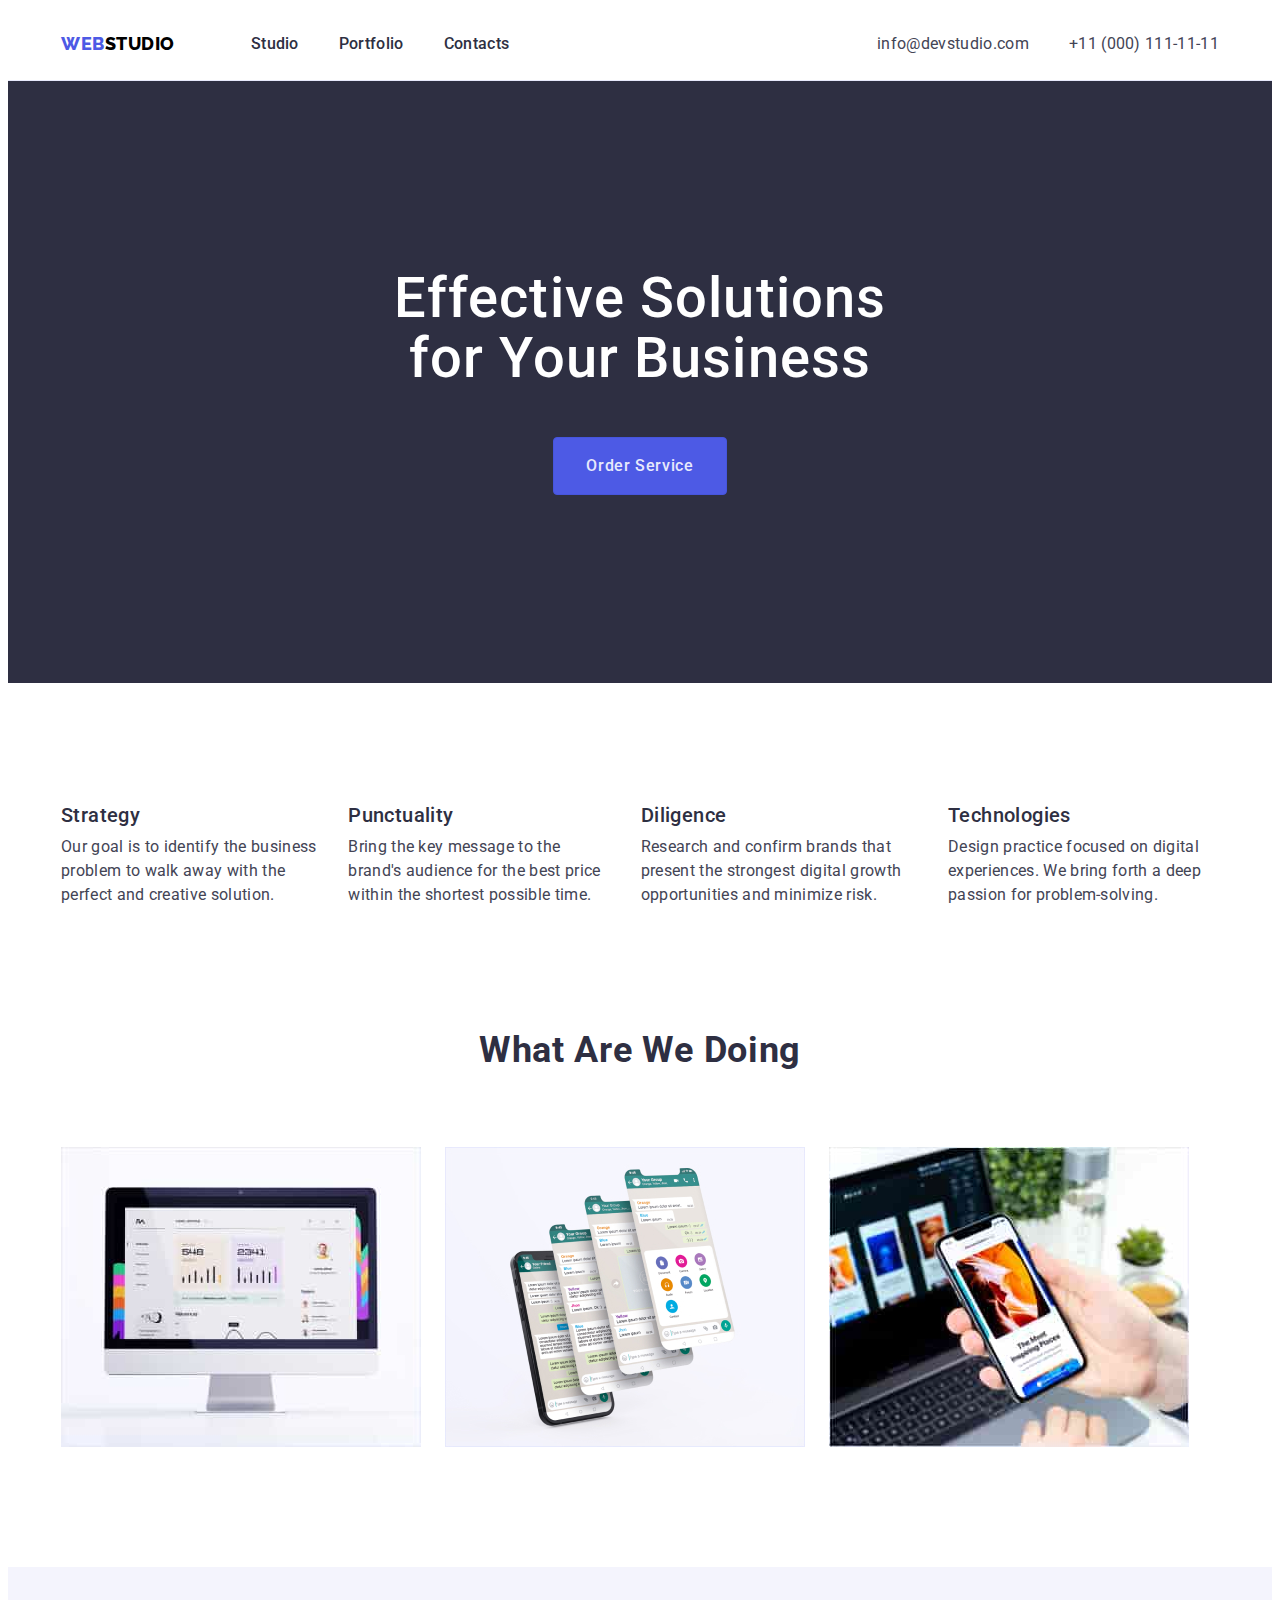
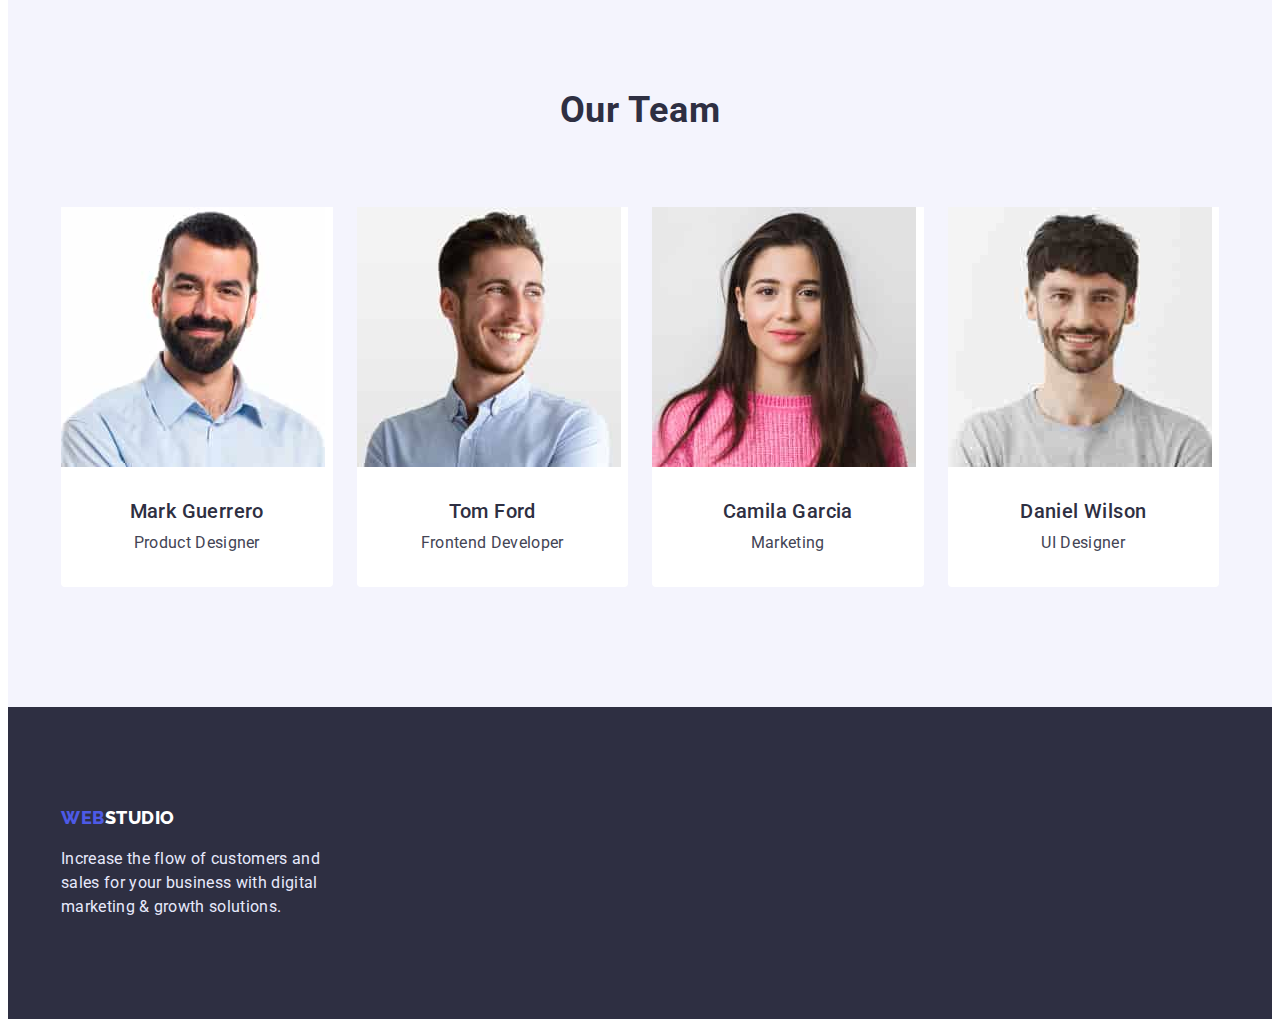
<file: index.html>
<!DOCTYPE html>
<html lang="en">
<head>
  <meta charset="UTF-8">
  <meta http-equiv="X-UA-Compatible" content="IE=edge">
  <meta name="viewport" content="width=device-width, initial-scale=1.0">
  <title>WebStudio</title>

  <link rel="preconnect" href="https://fonts.googleapis.com">
  <link rel="preconnect" href="https://fonts.gstatic.com" crossorigin>
  <link href="https://fonts.googleapis.com/css2?family=Raleway:wght@800&family=Roboto:wght@400;500;700;900&display=swap" rel="stylesheet">

 <link rel="stylesheet" href="https://cdnjs.cloudflare.com/ajax/libs/modern-normalize/1.1.0/modern-normalize.min.css" 
  integrity="sha512-wpPYUAdjBVSE4KJnH1VR1HeZfpl1ub8YT/NKx4PuQ5NmX2tKuGu6U/JRp5y+Y8XG2tV+wKQpNHVUX03MfMFn9Q=="
  crossorigin="anonymous"
  referrerpolicy="no-referrer" />

  <link rel="stylesheet" href="./css/styles.css">
</head>
<body>
  <header class="header">
    <div class="container">
      <div class="header-container">
    <nav class="header-nav">
      <a class="webstudio-stayll" href="./index.html"> <span class="header-web">Web</span><span class="header-studio">Studio</span></a>
      <ul class="header-menu">
       <li><a class="header-link" href="">Studio</a></li>
       <li><a class="header-link" href="./portfolio.html">Portfolio</a></li>
       <li><a class="header-link" href="">Contacts</a></li>
      </ul>
    </nav>
    <address class="address-all" >
      <ul class="header-menu">
        <li><a class="header-address" href="mailto:info@devstudio.com">info@devstudio.com</a></li>
        <li><a class="header-address" href="tel:+110001111111">+11 (000) 111-11-11</a></li>      
      </ul>
    </address>
    </div>
    </div>
  </header>
  <main>
   <section class="maim-stayl">
    <div class="container">
      <h1 class="main-title">Effective Solutions <br/>
        for Your Business</h1>
        <button  type="button"class="test-button">Order Service</button>
    </div>
   </section>
    
      <section class="section">
        <div class="container">
        <h2 class="visually-hidden">Advantages</h2>
      <ul class="hidden-container">
        <li class="section-hider-our">
           <h3 class="section-title-our">Strategy</h3>
           <p class="section-text-our" >Our goal is to identify the business
              problem to walk away with the perfect and creative solution.</p>
        </li>
        <li class="section-hider-our">
          <h3 class="section-title-our" >Punctuality</h3>
          <p class="section-text-our">Bring the key message to the brand's audience for the best price within the shortest possible time.</p>
        </li>
        <li class="section-hider-our">
          <h3 class="section-title-our" >Diligence</h3>
          <p class="section-text-our" >Research and confirm brands that present the strongest digital growth opportunities and minimize risk.</p>
        </li>
        <li class="section-hider-our">
           <h3 class="section-title-our" >Technologies</h3>
            <p class="section-text-our">Design practice focused on digital experiences. We bring forth a deep passion for problem-solving.</p>
        </li>
      </ul>   
        </div>                                           
    </section>
    <section class="section-doing" >
      <div class="container">
       <h2 class="section-styl">What are we doing</h2>  
       <ul class="doing-container"> 
         <li><img src="./images/rectangle70.jpg" alt="rectangle70" width="360" height="300"></li>
         <li><img src="./images/rectangle71.jpg" alt="rectangle71" width="360" height="300"></li>
         <li><img src="./images/rectangle72.jpg" alt="rectangle72" width="360" height="300"></li>
       </ul> 
       </div>
    </section>
    <section class="section-team">
      <div class="container">
      <h2 class="section-styl">Our Team</h2>
      <ul class="container-section-fon">              
        <li class="section-fon" >
          <img src="./images/img1.jpg" alt="Mark" width="264" height="260"/>
         <div class="total-info">
          <h3 class="section-title">Mark Guerrero</h3>
          <p class="section-text">Product Designer</p>   
          </div>
        </li>
        <li class="section-fon">
          <img src="./images/img2.jpg" alt="Tom" width="264" height="260"/>
          <div class="total-info">
          <h3 class="section-title">Tom Ford</h3>
          <p class="section-text">Frontend Developer</p>
          </div>
        </li>
        <li class="section-fon" >
           <img src="./images/img3.jpg" alt="Camila" width="264" height="260"/>
           <div class="total-info">
            <h3 class="section-title">Camila Garcia</h3>
             <p class="section-text">Marketing</p>
             </div>
        </li>
          <li class="section-fon">
              <img src="./images/img4.jpg" alt="Daniel" width="264" height="260"/>
              <div class="total-info">
              <h3 class="section-title">Daniel Wilson</h3>
              <p class="section-text">UI Designer</p>
              </div>
            </li>
            </div>
      </ul>  
      
        </div>                           
    </section>               
  </main>
  <footer class="footer-stayl">
    <div class="container">
    <a class="webstudio-stayll" href="./index.html"> <span class="footet-web">Web</span><span class="footer-studio">Studio</span></a>
    <p class="footer-text">Increase the flow of customers and sales for your business with digital marketing & growth solutions.</p>
    </div>
  </footer>
 </body>
</html>
</file>
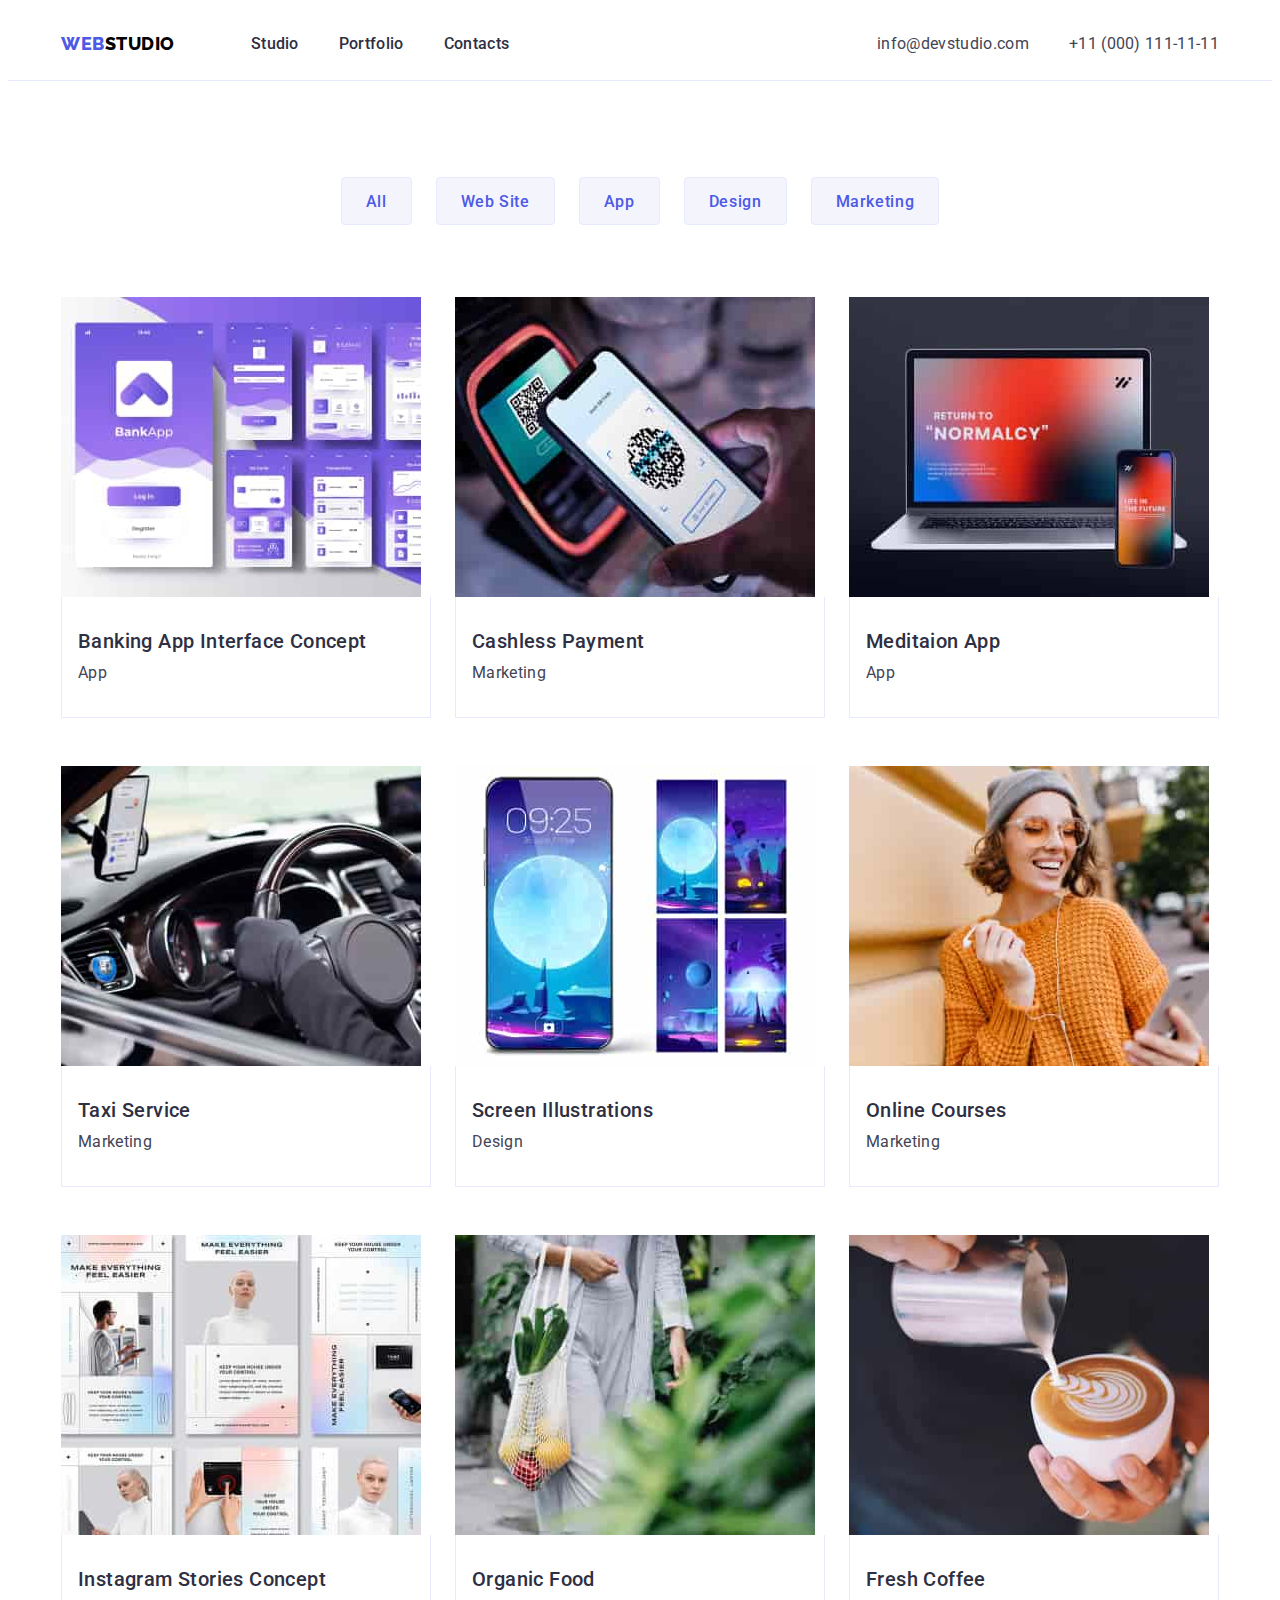
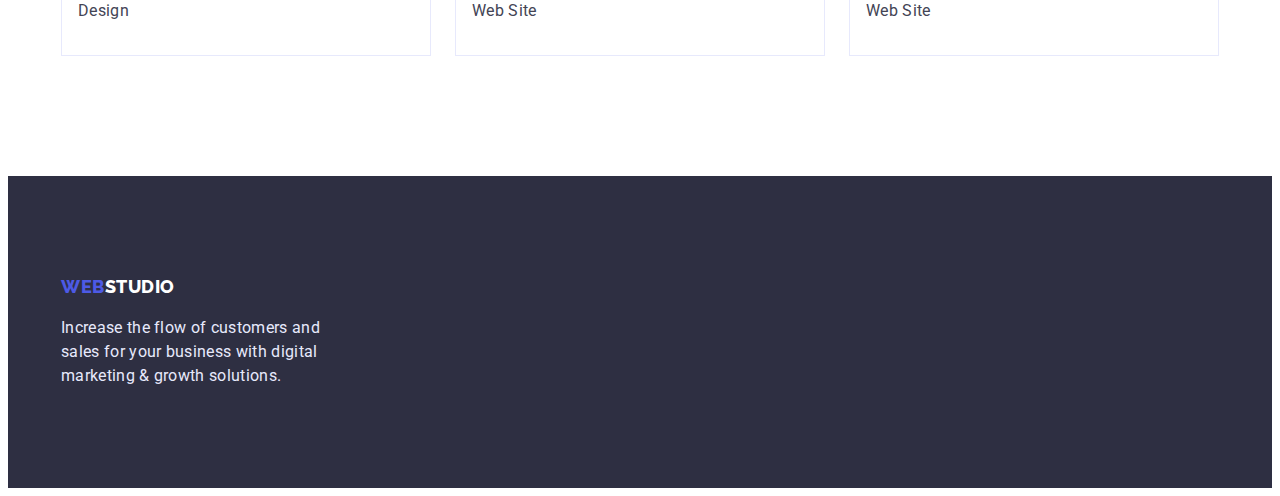
<file: portfolio.html>
<!DOCTYPE html>
<html lang="en">
<head>
  <meta charset="UTF-8">
  <meta http-equiv="X-UA-Compatible" content="IE=edge">
  <meta name="viewport" content="width=device-width, initial-scale=1.0">
  <title>portfolio</title>

  <link rel="preconnect" href="https://fonts.googleapis.com">
  <link rel="preconnect" href="https://fonts.gstatic.com" crossorigin>
  <link href="https://fonts.googleapis.com/css2?family=Raleway:wght@800&family=Roboto:wght@400;500;700;900&display=swap" rel="stylesheet">

  <link rel="stylesheet" href="https://cdnjs.cloudflare.com/ajax/libs/modern-normalize/1.1.0/modern-normalize.min.css" 
  integrity="sha512-wpPYUAdjBVSE4KJnH1VR1HeZfpl1ub8YT/NKx4PuQ5NmX2tKuGu6U/JRp5y+Y8XG2tV+wKQpNHVUX03MfMFn9Q=="
  crossorigin="anonymous"
  referrerpolicy="no-referrer" />

  <link rel="stylesheet" href="./css/styles.css">
</head>
<body>
  <header class="header">
    <div class="container header-container">

    <nav class="header-nav">
      <a class="webstudio-stayll" href="./index.html"> <span class="header-web">Web</span><span class="header-studio">Studio</span></a>
      <ul class="header-menu">
       <li><a class="header-link" href="./index.html">Studio</a></li>
       <li><a class="header-link" href="./portfolio.html">Portfolio</a></li>
       <li><a class="header-link" href="">Contacts</a></li>
      </ul>
    </nav>
    <address class="address-all">
      <ul class="header-menu">
        <li><a class="header-address" href="mailto:info@devstudio.com">info@devstudio.com</a></li>
        <li><a class="header-address" href="tel:+110001111111">+11 (000) 111-11-11</a></li>      
      </ul>
    </address>
    </div>
  </header>
  <main>
    <section class="secteon">
    <div class="container">
    <h1 class="visually-hidden">portfolio</h1>
   <ul class="button-menu">
    <li><button class="button-secondary" type="button">All</button></li>
    <li><button class="button-secondary" type="button">Web Site</button></li>
    <li><button class="button-secondary" type="button">App</button></li>
    <li><button class="button-secondary" type="button">Design</button></li>
    <li><button class="button-secondary" type="button">Marketing</button></li>
   </ul>
  
   <ul class="section-decor">
    <li class="section-decor-ferst" ><a href="">
      <img src="./images/img2.0.jpg" alt="img2.0" width="360" height="300">
      <div class="decor-pfoto">
      <h2 class="section-title-pfoto">Banking App Interface Concept</h2>
      <p class="section-text-pfoto">App</p>
      </div></a>
    </li>
    <li class="section-decor-ferst" ><a href="">
      <img src="./images/img2.1.jpg" alt="img2.1" width="360" height="300">
      <div class="decor-pfoto">
      <h2 class="section-title-pfoto">Cashless Payment</h2>
      <p class="section-text-pfoto" >Marketing</p>
      </div></a>
    </li>
    <li class="section-decor-ferst" ><a href="">
      <img src="./images/img2.2.jpg" alt="img2.2" width="360" height="300">
      <div class="decor-pfoto">
      <h2 class="section-title-pfoto">Meditaion App</h2>
      <p class="section-text-pfoto">App</p>
      </div></a>
    </li>
    <li class="section-decor-ferst" ><a href="">
      <img src="./images/img2.3.jpg" alt="img2.3" width="360" height="300">
      <div class="decor-pfoto">
      <h2 class="section-title-pfoto">Taxi Service</h2>
      <p class="section-text-pfoto">Marketing</p>
      </div></a>
    </li class="section-decor-ferst" >
    <li class="section-decor-ferst" ><a href="">
      <img src="./images/img2.4.jpg" alt="img2.4" width="360" height="300">
      <div class="decor-pfoto">
      <h2 class="section-title-pfoto">Screen Illustrations</h2>
      <p class="section-text-pfoto">Design</p>
      </div></a>
    </li>
    <li class="section-decor-ferst" > <a href="">
      <img src="./images/img2.5.jpg" alt="img2.5" width="360" height="300">
      <div class="decor-pfoto">
      <h2 class="section-title-pfoto">Online Courses</h2>
      <p class="section-text-pfoto">Marketing</p>
      </div></a>
    </li>
    <li class="section-decor-ferst" ><a href="">
      <img src="./images/img2.6.jpg" alt="img2.6" width="360" height="300">
      <div class="decor-pfoto">
      <h2 class="section-title-pfoto" >Instagram Stories Concept</h2>
      <p class="section-text-pfoto">Design</p>
      </div></a>
    </li>
    <li class="section-decor-ferst" ><a href="">
      <img src="./images/img2.8.jpg" alt="img2.9" width="360" height="300">
      <div class="decor-pfoto">
      <h2 class="section-title-pfoto">Organic Food</h2>
      <p class="section-text-pfoto">Web Site</p>
      </div></a>
    </li>
    <li class="section-decor-ferst" ><a href="">
      <img src="./images/img2.7.jpg" alt="img2.7" width="360" height="300">
      <div class="decor-pfoto">
      <h2 class="section-title-pfoto" >Fresh Coffee</h2>
      <p class="section-text-pfoto">Web Site</p>
      </div></a>
    </li> 
   </ul>
  
  </div>
  </section>
  </main>
  
  <footer class="footer-stayl">
    <div class="container">
    <a class="webstudio-stayll" href="./index.html"> <span class="footet-web">Web</span><span class="footer-studio">Studio</span></a>
    <p class="footer-text">Increase the flow of customers and sales for your business with digital marketing & growth solutions.</p>
    </div>
  </footer>
</body>
</html>
</file>
<file: css/styles.css>
:root{
  --primary-text-color: #434455;
  --titli-text-color:#2E2F42 ;
  --accent-color:#FFFFFF;
  --second-bg-color:#F4F4FD;
  --first-bg-color: #4D5AE5;
  --bg-color:#404BBF;
  --cecond-tx-color: #E7E9FC ;
  --color-background-primary:#FFFFFF;
}
ul{
  margin: 0;
  padding: 0;
  list-style-type:none ;
}
p,h1,h2,h3,h4,h5,h6{
  margin-top: 0;
  margin-bottom: 0px;
}
  
img{
  max-width: 100%;
 height: auto;
 display: block;
}
body{
  color:var(--primary-text-color) ;
  background-color:var(--accent-color);
  font-family:'Roboto',sans-serif;
  font-weight: 400;
  font-size: 16px;
  line-height: 1.5;
}
.webstudio-stayll{
  text-decoration:none ;
  font-family:'Raleway',sans-serif;
  font-weight: 800;
  font-size: 18px;
  line-height:1.33; 
  letter-spacing:0.03em;
  text-transform: uppercase;
  
}
.header{
  border-bottom:1px solid #E7E9FC;
}
.header-web{
  color:var(--first-bg-color);
}
.header-studio{
  color: #000;
}
.container{
  width: 100%;
  max-width: 1158px;
  margin: 0 auto;
  padding: 0 15px ;
}
.container-section-fon{
  display: flex;
    max-width: 100%;
    gap: 24px;
}
.header-container{
  display: flex;
  align-items: center;
}
.section-hider-our{
  flex-basis:calc((100%-72px)/4);
}
.header-nav{
  display: flex;
  align-items: center;
  gap: 76px; ;
}
.address-all{
  margin-left: auto;
}
.header-menu{
  display: flex;
  gap: 40px;
}
.header-link:not(last-child){
  text-decoration:none ;
  color:var(--titli-text-color);
   font-weight: 500;
   font-size: 16px;
   line-height:1.5;
  padding-top: 24px;
  padding-bottom: 24px;
  letter-spacing: 0.02em;
  display: block;

}
.header-link:hover,
.header-link:focus {
color:var(--bg-color);
}
.header-address:last-child{
  text-decoration:none ;
  color:var(--primary-text-color);
   letter-spacing: 0.02em;
   font-style: normal;
   padding: 24px 0px;
   display: block;
   }
.maim-stayl{
  background-color:var(--titli-text-color) ;
  padding: 188px 0;
  text-align: center;
}

.main-title {
  color:var(--accent-color);
  font-weight: 500;
  font-size: 56px;
  line-height:1.07;
  letter-spacing:0.02em;
  margin-bottom: 48px;
  text-align: center;
  font-style: normal;

}
.test-button {
background-color:var(--first-bg-color);
color:var(--cecond-tx-color);
border-radius: 4px;
font-family:inherit;
letter-spacing:0.04em;
font-size:16px;
line-height:1.5;
cursor: pointer;
padding: 16px 32px;
font-weight: 500;
border: 1px solid  #4655dd;
}

.test-button:hover,
.test-button:focus {
color: var(--accent-color);
background-color: var(--bg-color);
}
.section{
 padding-top:  120px;

}
.section-doing{
  padding-top:  120px;
  padding-bottom: 120px;
}
.secteon{
  padding-top: 96px ;
  padding-bottom: 120px;
}
.visually-hidden {
  position: absolute;
    white-space: nowrap;
    width: 1px;
    height: 1px;
    overflow: hidden;
    border: 0;
    padding: 0;
    clip: rect(0 0 0 0);
    clip-path: inset(50%);
    margin: -1px;
}
.hidden-container{
  display: flex;
  gap: 24px;
}
.section-decor a {
  text-decoration:none ;
  
}
.section-decor{
  display: flex;
  flex-wrap: wrap;
  gap: 48px 24px;
  
}
.section-decor-ferst{
  flex-basis:calc((100% - 48px) / 3);
  
}
.decor-pfoto{
  padding:  32px 16px;
  border: 1px solid #E7E9FC;
  border-top: none;
}
.section-title{
  color:var(--titli-text-color); 
   font-weight: 500;
   font-size: 20px;
   line-height:1.2;
   letter-spacing:0.02em;
   margin: 0 auto;
   text-align: center;
}
.section-title-our{
  color:var(--titli-text-color); 
   font-weight: 500;
   font-size: 20px;
   line-height:1.2;
   letter-spacing:0.02em;
    
}
.section-title-pfoto{
  color:var(--titli-text-color); 
   font-weight: 500;
   font-size: 20px;
   line-height:1.2;
   letter-spacing:0.02em;
   
   
}
.section-text-pfoto{
  color:var(--primary-text-color);
  font-size: 16px;
  line-height:1.5;
  letter-spacing:0.02em;
  margin-top: 8px;
  
}
.section-text-our{
  color:var(--primary-text-color);
 font-size: 16px;
 line-height:1.5;
 letter-spacing:0.02em;
 margin-top: 8px;
 }
.section-text{
 color:var(--primary-text-color);
 font-size: 16px;
 line-height:1.5;
 letter-spacing:0.02em;
text-align: center;
margin-top: 8px;

}
.section-styl{
  color:var(--titli-text-color);
   font-weight: 700;
   font-size: 36px;
   line-height:1.33;
   letter-spacing:0.02em;
   text-align: center;
   text-transform: capitalize;
   margin-bottom: 72px;

}
.doing-container{
  display: flex;
  gap: 24px;
  
}
.about-piple{
  background-color:var(--second-bg-color);
}
.team-container{
  width: 1158px;
  padding-left: 15px;
  padding-right: 15px;
  margin-left: auto;
  margin-right: auto;
  display: flex;
  gap: 24px;
  
}
.section-team{
  background-color:var(--second-bg-color); 
padding: 120px 0;

}
 
.footer-stayl{
  background-color:var(--titli-text-color);
padding: 100px 0 ;

   
}
.section-fon{
  background-color:var(--accent-color);
 flex-basis:calc((100% - 72px) / 4);
 border-radius:  0px 0px 4px 4px;
}
.total-info{
text-align: center;
padding-top: 32px;
padding-bottom: 32px;
}
.webstudio-stayll{
  color:var(--accent-color);
   font-family:'Raleway', sans-serif;
   font-weight: 800;
   font-size: 18px;
   line-height:1.16;
   letter-spacing:0.03em; 
}
.footer-studio{
  color:var(--accent-color);
  
}
.footet-web {
  color:var(--first-bg-color);
}
.footer-text  {
  color:var(--cecond-tx-color) ;
   font-size: 16px;
   line-height:1.5;
   letter-spacing:0.02em;
   width: 264px;  
   margin-top: 16px;
}

.button-secondary{
  background-color:var(--second-bg-color);
  color:var(--first-bg-color);
  border-radius: 4px;
   font-family:'Roboto', sans-serif;
   font-style: normal;
   font-weight: 500;
   font-size: 16px;
   line-height:1.5;
   cursor: pointer;
   letter-spacing:0.04em ;
   padding: 12px 24px;
   height: 48px;
   border: 1px solid #E7E9FC;
}
.button-secondary:hover,
.button-secondary:focus{
  background-color:var(--first-bg-color);
  color: var(--accent-color);
  border-color: transparent;
}
.button-menu{
    display:flex;
    flex-direction: row;
    justify-content: center;
    align-items: center;
    gap: 24px;
    margin-bottom: 72px;
    
}
</file>
